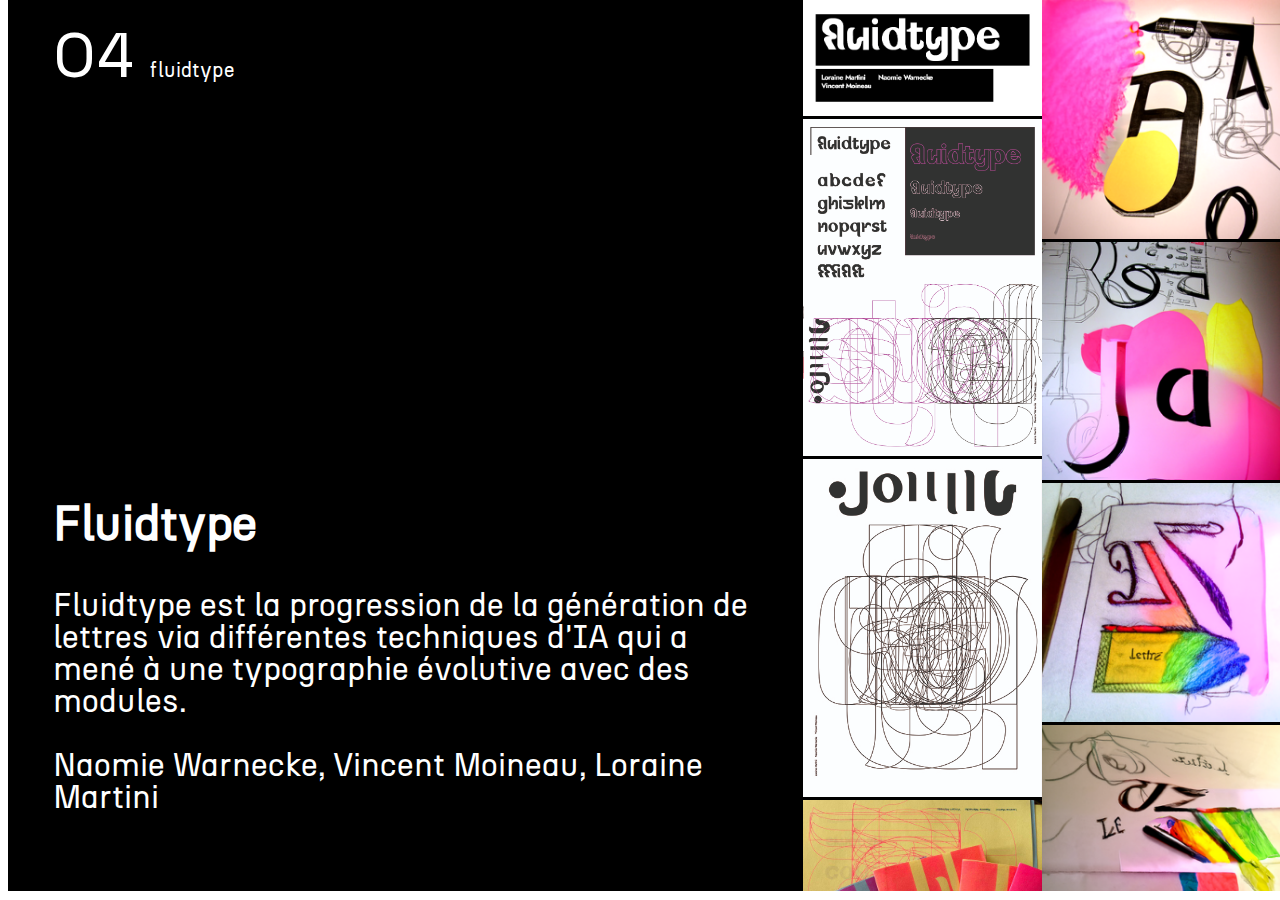
<file: fluidtype.html>
<!DOCTYPE html>
<html>
  <head>
    <meta charset="UTF-8" />
    <title>title</title>
    <meta http-equiv="Content-Type" content="text/html; charset=utf-8"/>
    <link rel="stylesheet" type="text/css"
          href="style.css"/>

          <script src="https://ajax.googleapis.com/ajax/libs/jquery/2.1.3/jquery.min.js"></script>
          <script src="my.js"></script>

    <style type="text/css">
        body{
    font-family: 'n27regular';
                color:white;}
                img{
  width: 100%;
  height:auto;
}
    </style>
</head>
<body>
<div  class="container">

   <div class="left">  
    <h2>Fluidtype</h2>
    <p> 
      
      Fluidtype est la progression de la génération de lettres via différentes techniques d'IA qui a mené à une typographie évolutive avec des modules. 
        <br><br>
        Naomie Warnecke, Vincent Moineau, Loraine Martini
        </p>
  </div>
    <div id="showhide"class="middle"> 
    <img src="ASSETS/typo/couve.jpg"/>
    <img src="ASSETS/typo/fluidtype1.jpg"/>
    <img src="ASSETS/typo/fluidtypoe3.jpg"/>
    <img src="ASSETS/typo/fluidtype2.jpg"/>
    <img src="ASSETS/typo/IMG_20230313_123351.jpg"/>
  </div>
  <div id="showhideleft" class="right">
    <img src="ASSETS/typo/calligraphy pink and yellow (1) - disco diffusion.png"/>
    <img src="ASSETS/typo/calligraphy pink and yellow (2) - disco diffusion.png"/>
    <img src="ASSETS/typo/draw a _z_ full of colors (2) - disco diffusion.png"/>
    <img src="ASSETS/typo/draw a _z_ full of colors (3) - disco diffusion.png"/>
    <img src="ASSETS/typo/draw a _z_ full of colors - disco diffusion.png"/>
    <img src="ASSETS/typo/drawing a typography 70s_ - disco diffusion.png"/>
  </div>
  <div style="width: 376px; height: 106px; left: 45px; top: 29px; position: absolute"><span style="color: rgb(255, 255, 255); font-size: 64px; font-weight: 400; line-height: 59.48px; word-wrap: break-word">O4</span><span style="color: #ffffff; font-size: 64px; font-weight: 400; line-height: 59.48px; word-wrap: break-word"> </span><span style="color: rgb(255, 255, 255); font-size: 20px;  font-weight: 400; line-height: 18.59px; word-wrap: break-word">fluidtype</span></div>

</div>






<a href="index.html"><div style="width: 200px; height: 106px; left: 45px; top: 29px; position: absolute"></div></a>
</body>
</html>
</file>
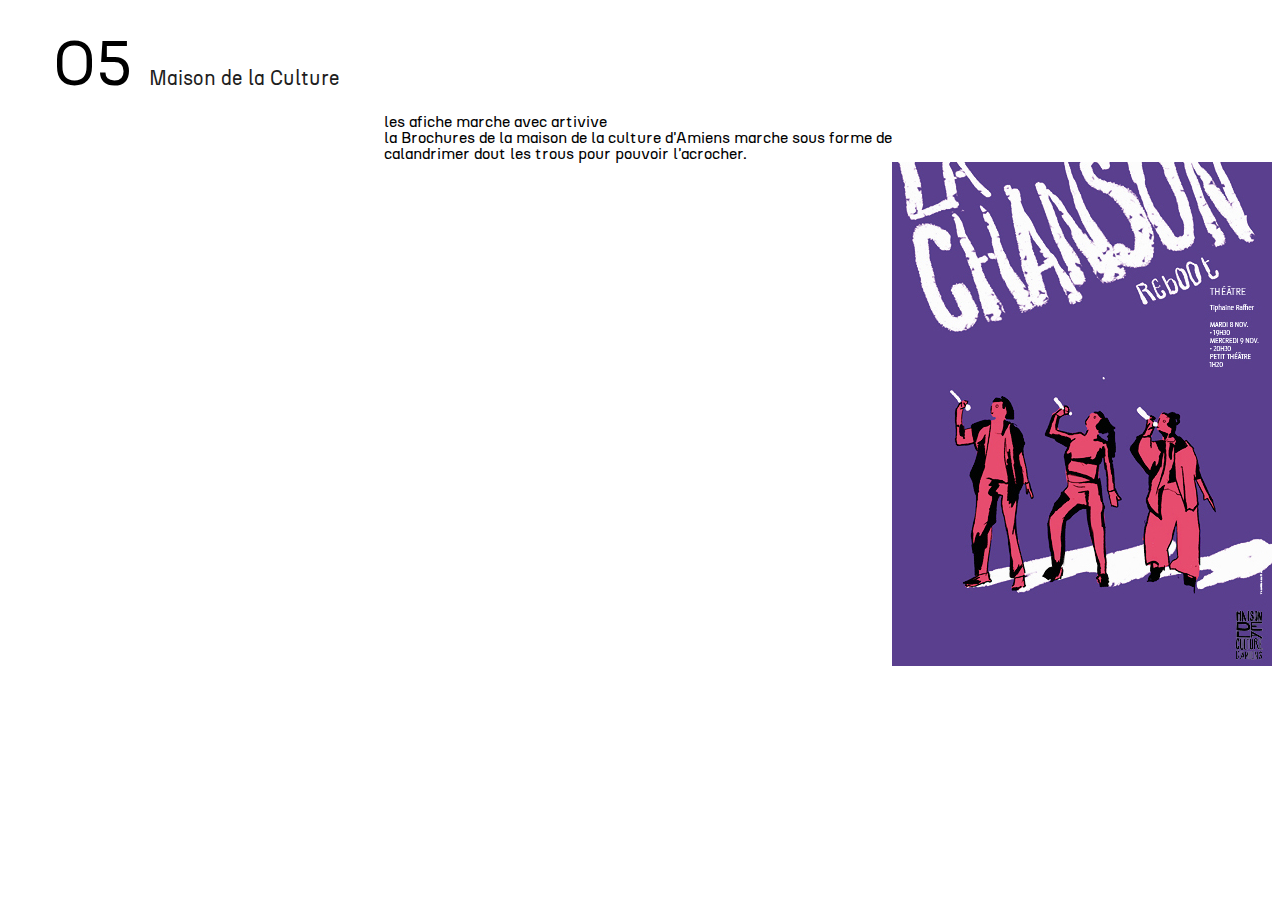
<file: Maison de la culture.html>
<!DOCTYPE html>
<html>
<head>
    <meta charset="UTF-8" />
    <title>title</title>
    <meta http-equiv="Content-Type" content="text/html; charset=utf-8"/>
    <link rel="stylesheet" type="text/css"
          href="style.css"/>
         
          <style type="text/css">
            body{
        font-family: 'n27regular';
                    }
        </style>
</head>
<div style="width: 376px; height: 106px; left: 45px; top: 29px; position: relative"><span style="color: black; font-size: 64px;  font-weight: 400; line-height: 59.48px; word-wrap: break-word">O5</span><span style="color: #1E1E1E; font-size: 64px; font-weight: 400; line-height: 59.48px; word-wrap: break-word"> </span><span style="color: #1E1E1E; font-size: 20px;  font-weight: 400; line-height: 18.59px; word-wrap: break-word">Maison de la Culture</span></div>



<p style="
margin: auto;
top: 500px;
width: 40vw;
">les afiche marche avec artivive
<br >
la Brochures de la maison de la culture d'Amiens marche sous forme de calandrimer dout les trous pour pouvoir l'acrocher.
</p>

<style>
	.slides:hover{	animation: glisse 7s infinite;

	}
	.slider{
		float: right;
		width: 380px;
		overflow: hidden;
		position: relative;
	}
	.slides {
		width:calc(390px*3);
	
	}
	.slide{
		float:Left;
	}

	@keyframes glisse{
0%{
	transform: translateX(O);
}
10%{
	transform: translateX(O);
}
33%{
	transform: translateX(-382px);
}
43%{
	transform: translateX(-382px);
}
66%{
	transform: translateX(-764px);
}

76%{
	transform: translateX(-764px);
}
100%{
	transform: translateX(0);
}

	}

</style>


	<div class="slider">
	<div class="slides">
<slide><img src="ASSETS/MCA/allposter.jpg" /> </slide>
<slide><img src="ASSETS/MCA/allposter2.jpg" /> </slide>
<slide><img src="ASSETS/MCA/allposter3.jpg" /> </slide>
	</div>
	</div>



<a href="index.html"><div style="width: 200px; height: 106px; left: 45px; top: 29px; position: absolute"></div></a>
</div>
</body>
</html>
</file>
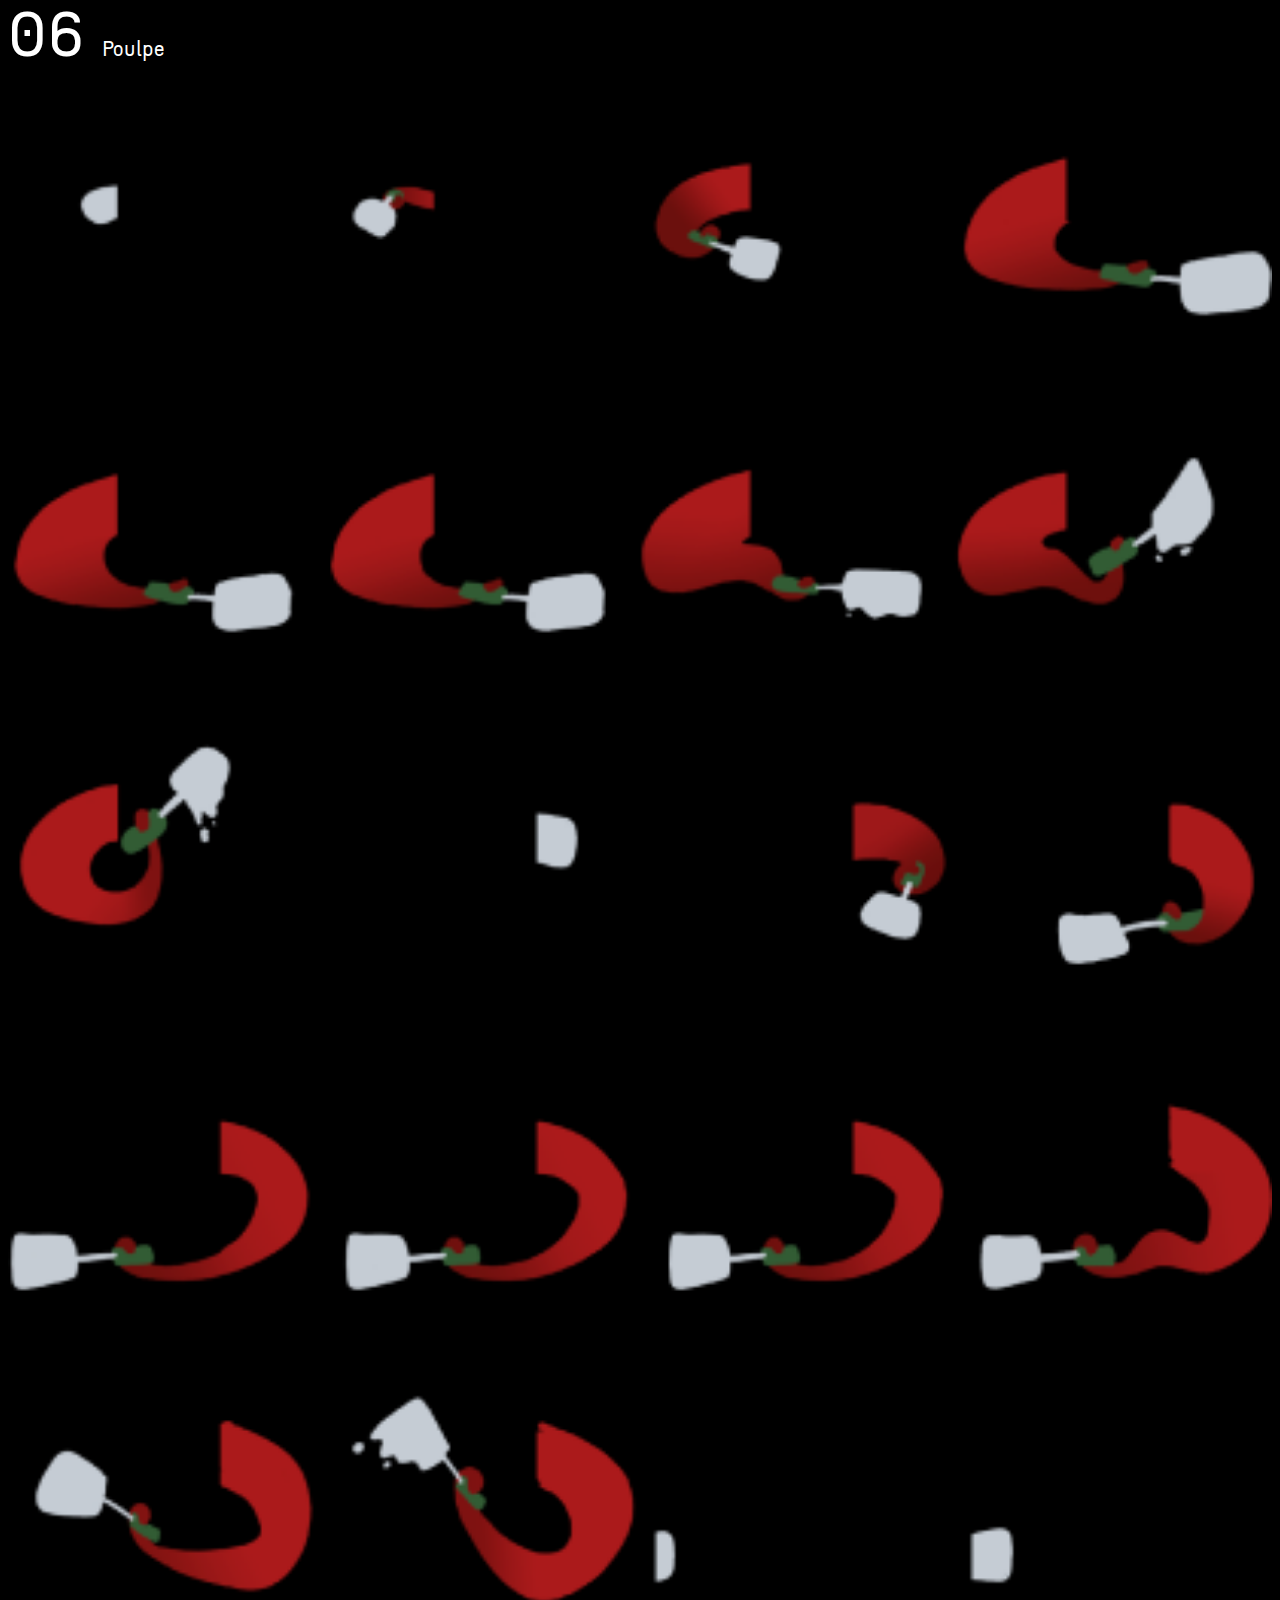
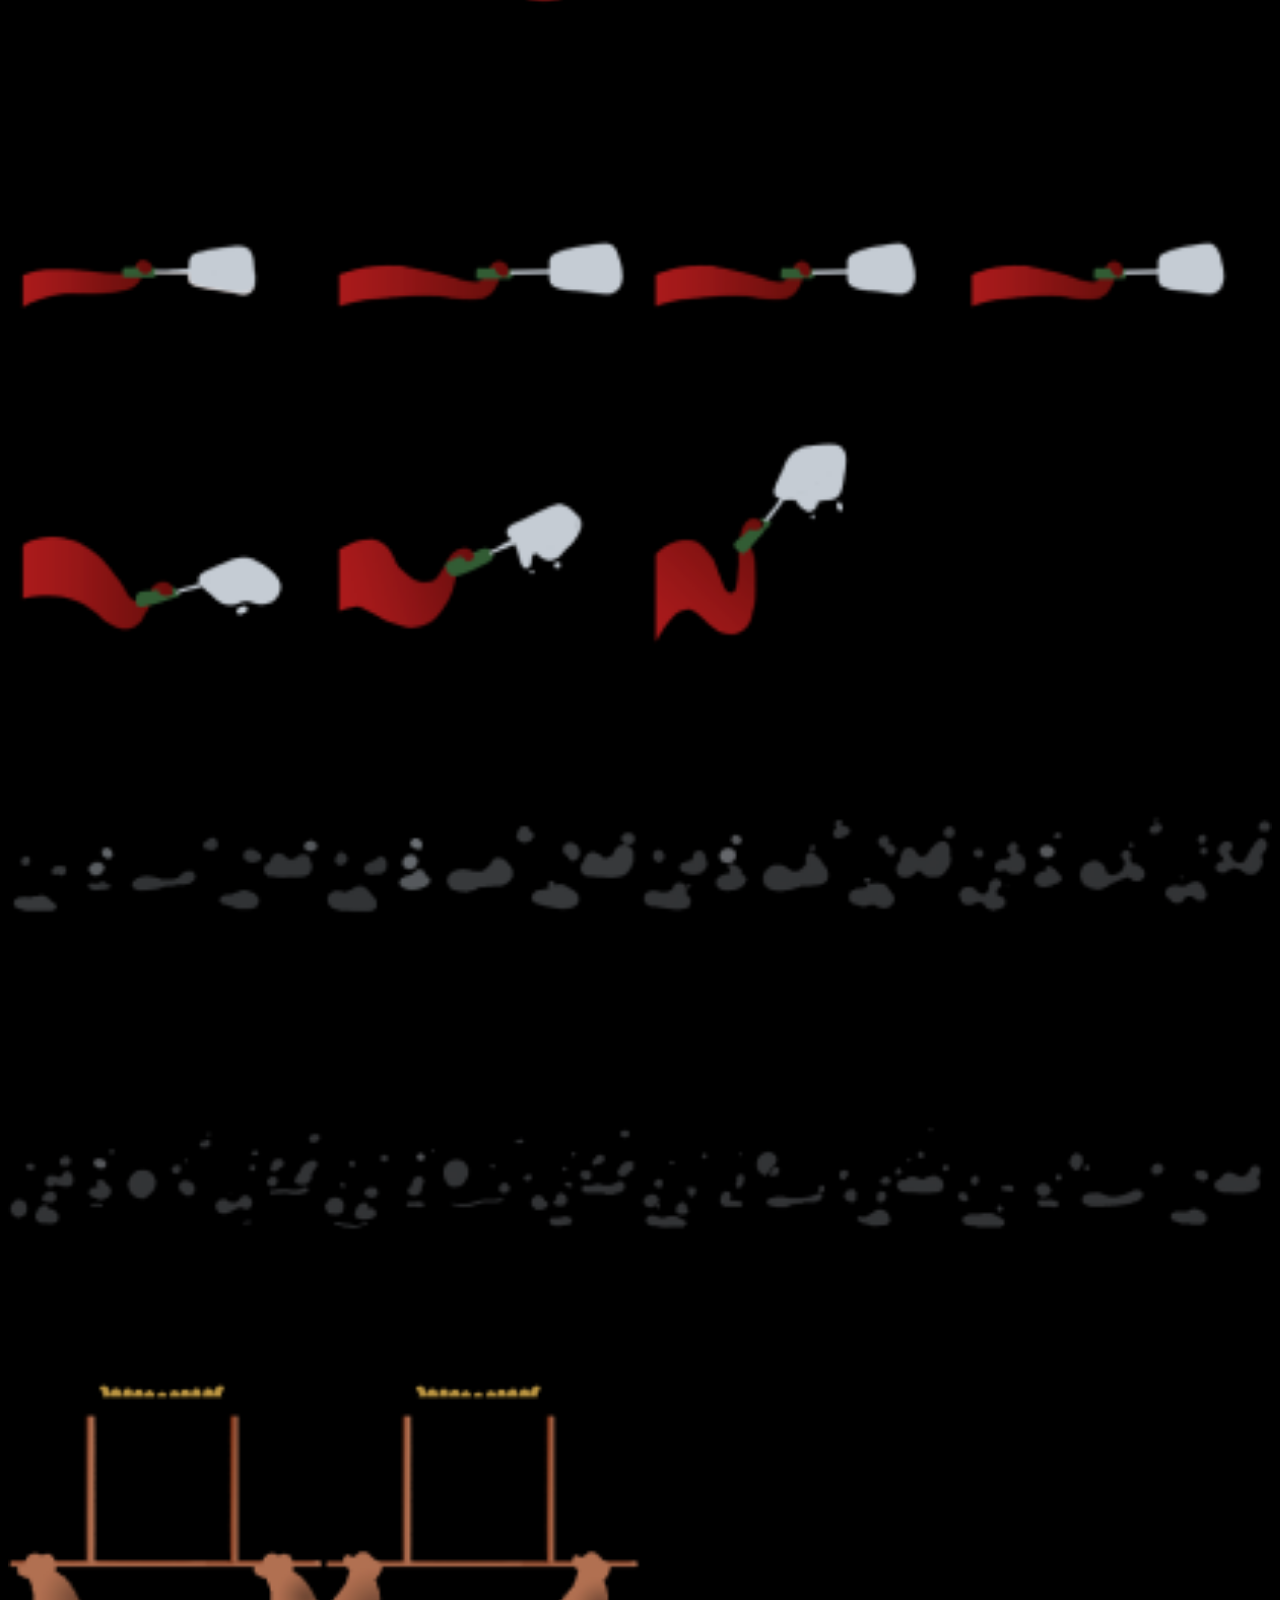
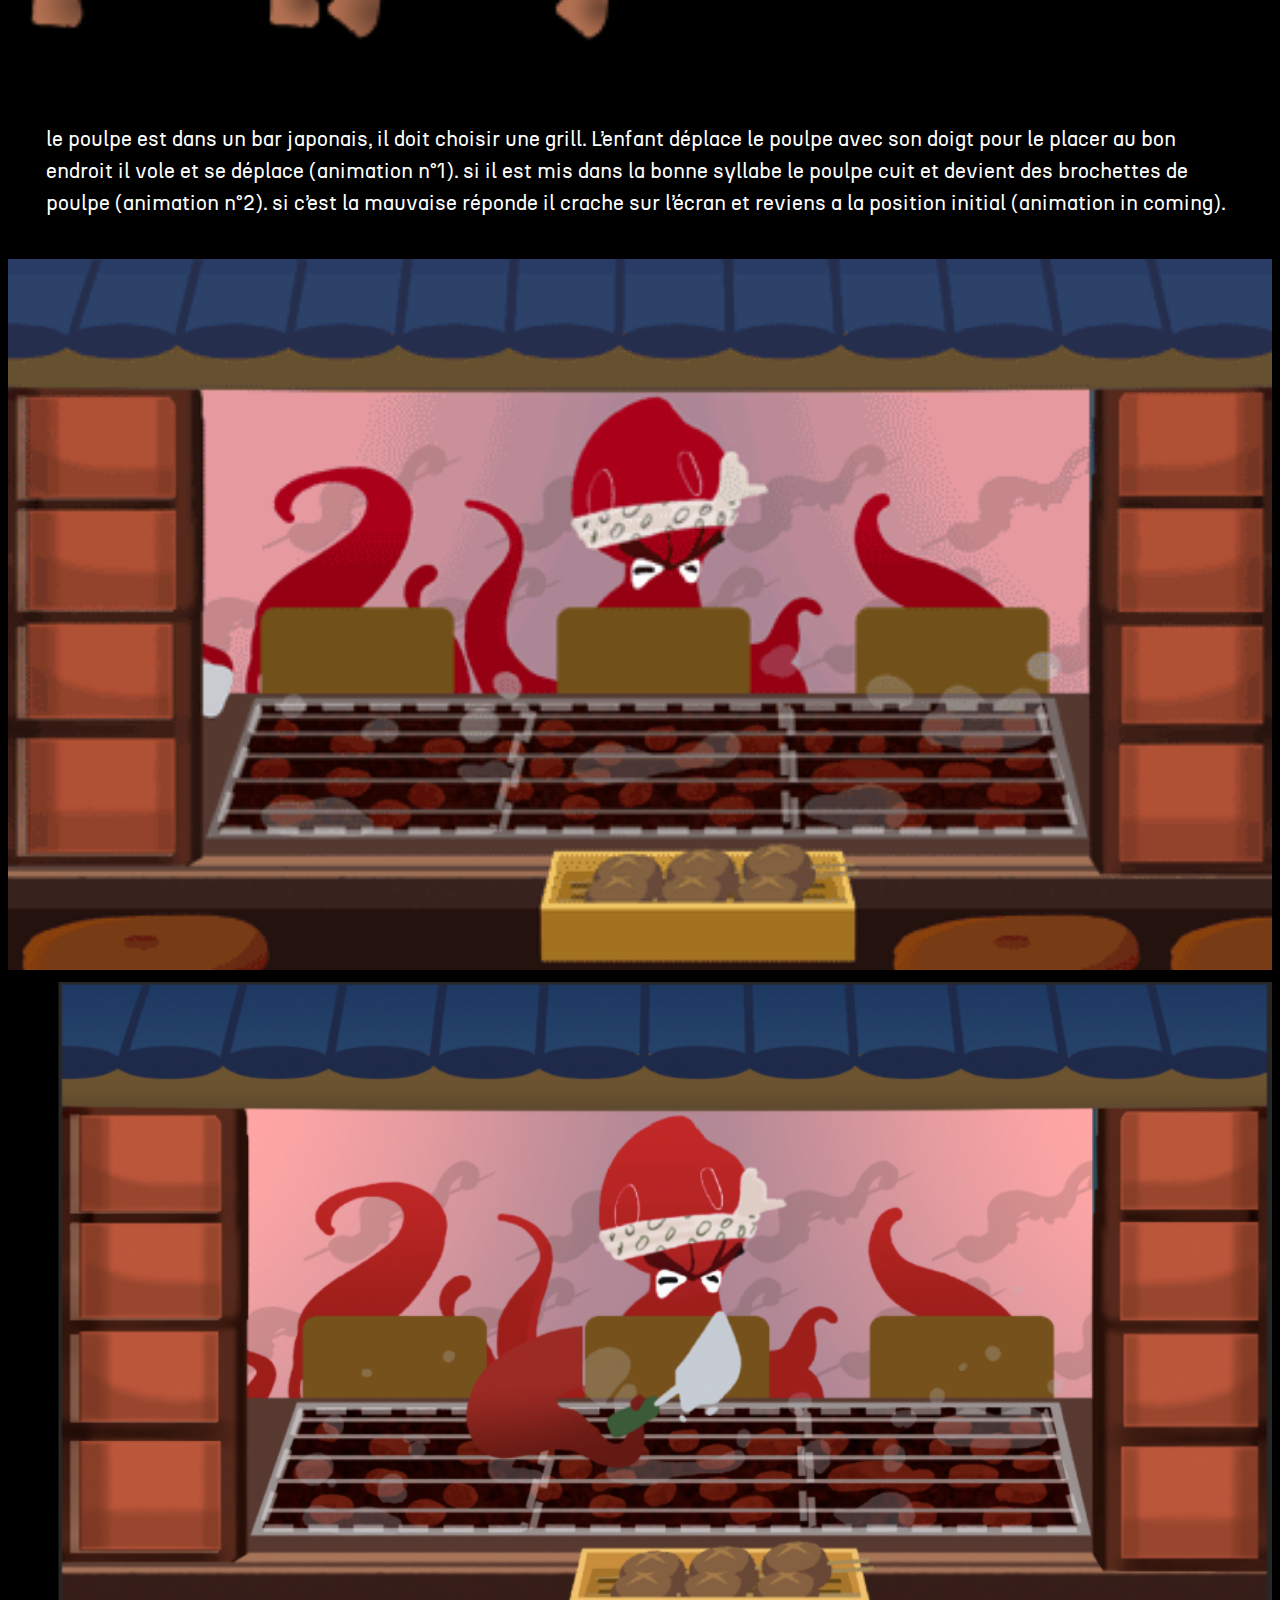
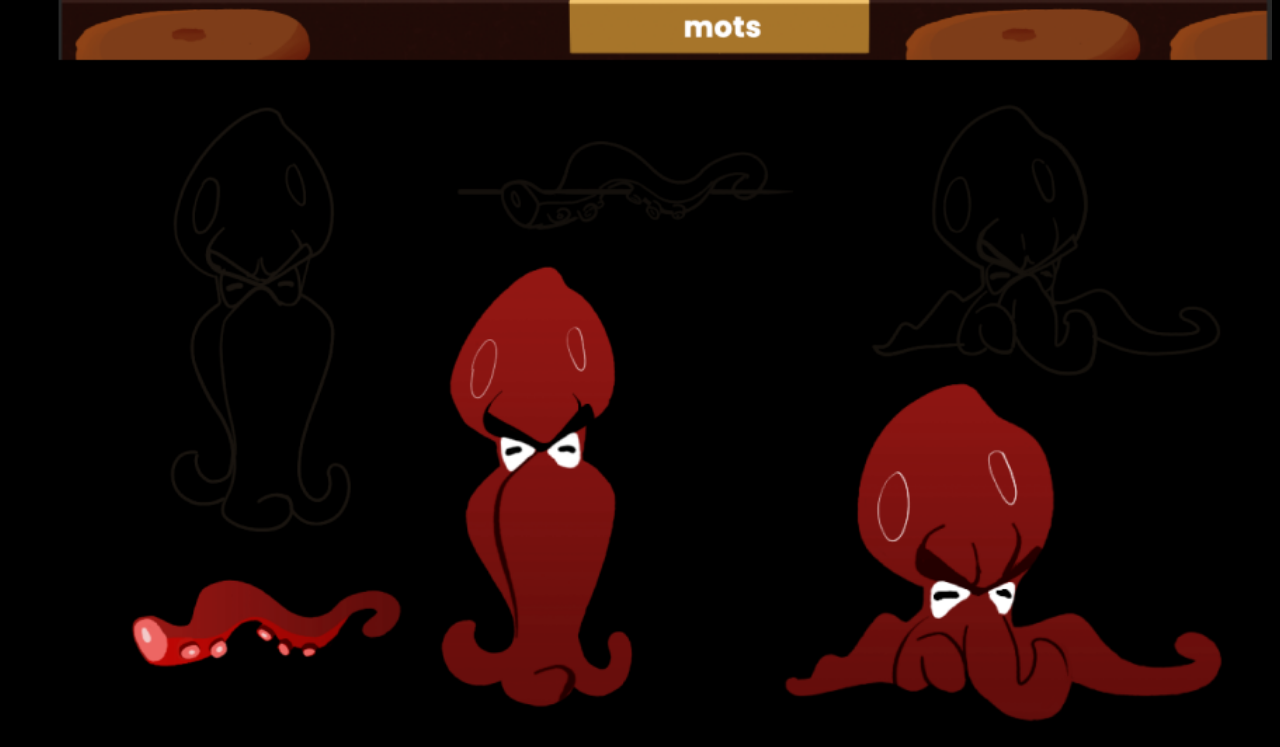
<file: poulpe.html>
<!DOCTYPE html>
<html>
  <head>
    <meta charset="UTF-8" />
    <title>title</title>
    <meta http-equiv="Content-Type" content="text/html; charset=utf-8"/>
    <link rel="stylesheet" type="text/css"
          href="style.css"/>
          <style type="text/css">
            body{
        font-family: 'n27regular';
        font-size: 130%;line-height:1.55;
                    color:white;
                background: #000;}
                img {
width: 100%;
height: auto;
}
        </style>
</head>
<body>
  <a href="game.html"> <div style="width: 376px; height: 106px; left: 45px; top: 29px"><span style="color: rgb(255, 255, 255); font-size: 64px;  font-weight: 400; line-height: 59.48px; word-wrap: break-word">06</span><span style="color: #1E1E1E; font-size: 64px; font-weight: 400; line-height: 59.48px; word-wrap: break-word"> </span><span style="color: #ffffff; font-size: 20px;  font-weight: 400; line-height: 18.59px; word-wrap: break-word">Poulpe</span></div>
  </a>
 <div class="mygame">
  <img src="ASSETS/jeux/sprite sheet tentacule 1.png"/>
  <p class="imggameclass">le poulpe est dans un bar japonais, il doit choisir une grill.
    L’enfant déplace le poulpe avec son doigt pour le placer au bon endroit
    il vole et se déplace (animation n°1).
    si il est mis dans la bonne syllabe le poulpe cuit et devient des brochettes de poulpe (animation n°2).
    si c’est la mauvaise réponde il crache sur l’écran et reviens a la position initial (animation in coming).</p>
<img class="pouk" src="ASSETS/jeux/BrowserPreview_tmp.gif">
 <img class="pouk" src="ASSETS/jeux/Group 2.png">
 </div> 


</body>
</html>
</file>
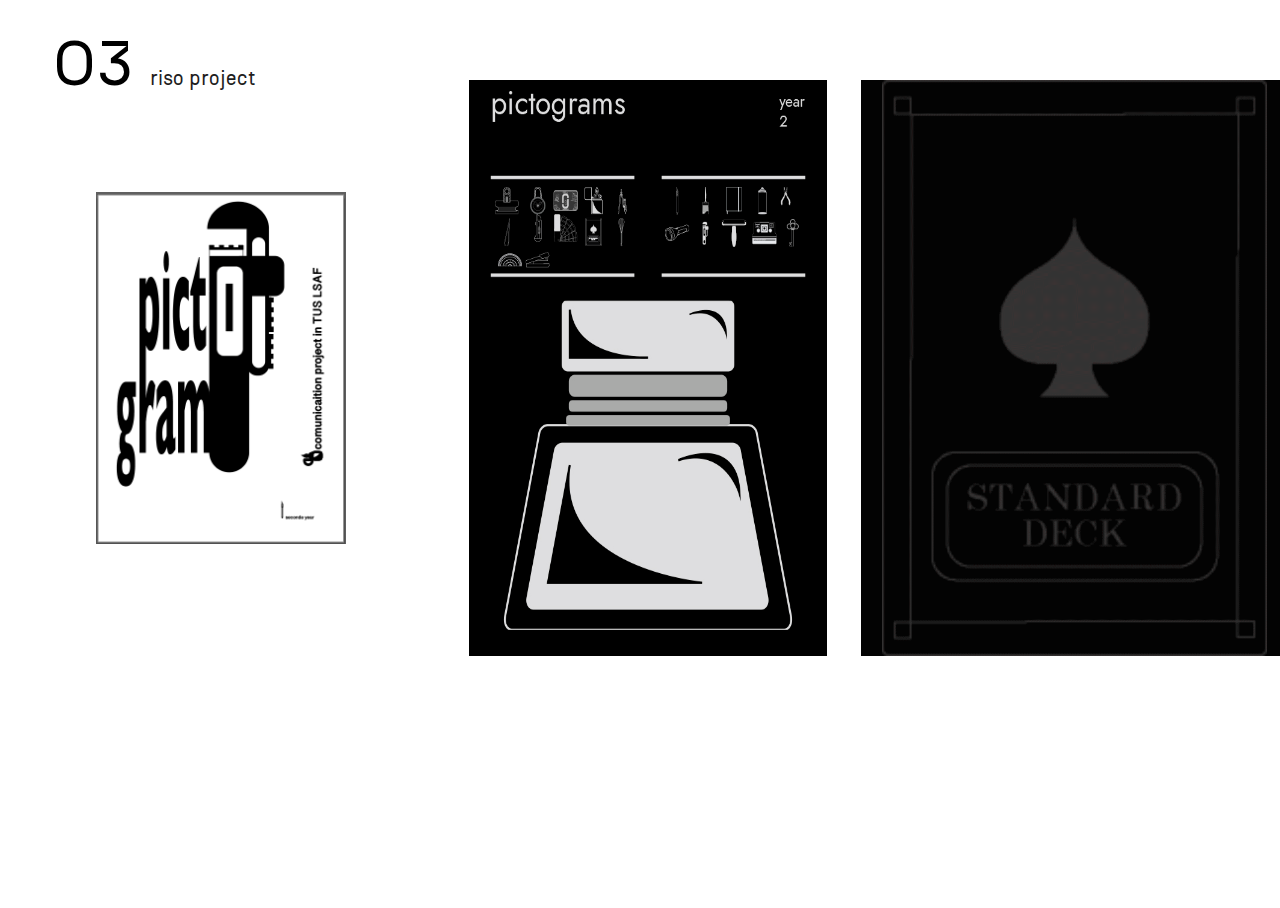
<file: Riso project.html>
<!DOCTYPE html>
<html>
<head>
    <meta charset="UTF-8" />
    <title>title</title>
    <meta http-equiv="Content-Type" content="text/html; charset=utf-8"/>
    <link rel="stylesheet" type="text/css"
          href="style.css"/>
          <script src="java.js"></script>
          <style type="text/css">
            body{
        font-family: 'n27regular';
                    }
        </style>
</head>
<body>
  <div style="width: 100%; height: 100%; position: absolute; background: white">
  
    <div style="width: 376px; height: 106px; left: 45px; top: 29px; position: absolute"><span style="color: black; font-size: 64px;  font-weight: 400; line-height: 59.48px; word-wrap: break-word">O3</span><span style="color: #1E1E1E; font-size: 64px; font-weight: 400; line-height: 59.48px; word-wrap: break-word"> </span><span style="color: #1E1E1E; font-size: 20px;  font-weight: 400; line-height: 18.59px; word-wrap: break-word">riso project</span></div>
    <a href="index.html"><div style="width: 376px; height: 106px; left: 45px; top: 29px; position: absolute"></div></a>

<div class="col3">

  <div id="caroussel">
    <div class="images">
        <img src="ASSETS/Riso Progect/00-RISO1.png" />
        <img src="ASSETS/Riso Progect/00-RISO2.png" />
        <img src="ASSETS/Riso Progect/00-RISO3.png" />
        <img src="ASSETS/Riso Progect/00-RISO4.png" />
        <img src="ASSETS/Riso Progect/00-RISO5.png" />
    </div>
  </div>


  <img style="  display: block;width: 84%;
   margin: auto;

 " src="ASSETS/Riso Progect/Sans titre-2.jpg" />

  <img style="  display: block;width: 100%;
   margin: auto;
    "   src="ASSETS/Riso Progect/Pictograms_Year2/gif picto.gif" />
</div>

  
</div>
</body>
</html>
</file>
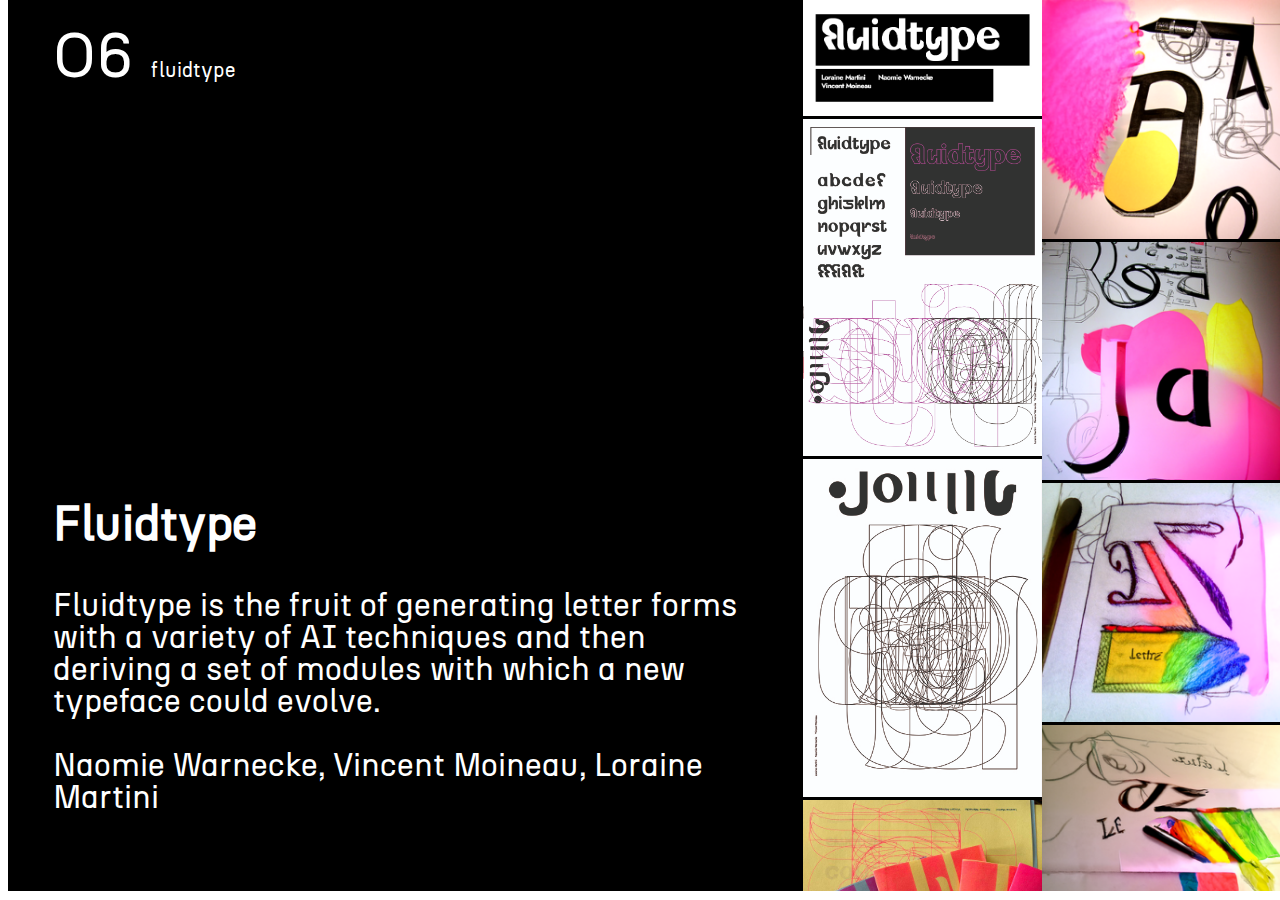
<file: eng/fluidtype.html>
<!DOCTYPE html>
<html>
  <head>
    <meta charset="UTF-8" />
    <title>title</title>
    <meta http-equiv="Content-Type" content="text/html; charset=utf-8"/>
    <link rel="stylesheet" type="text/css"
          href="/style.css"/>

          <script src="https://ajax.googleapis.com/ajax/libs/jquery/2.1.3/jquery.min.js"></script>
          <script src="/my.js"></script>

    <style type="text/css">
        body{
    font-family: 'n27regular';
                color:white;}
    </style>
<style> img{
  width: 100%;
  height:auto;
}
</style>

</head>
<body>


<div  class="container">

   <div class="left">  
    <h2>Fluidtype</h2>
    <p> 
      
      Fluidtype is the fruit of generating letter forms with a variety of AI techniques and then deriving a set of modules with which a new typeface could evolve. 
        <br><br>
        Naomie Warnecke, Vincent Moineau, Loraine Martini
        </p>
  </div>
    <div id="showhide"class="middle"> 
    <img src="/ASSETS/typo/couve.jpg"/>
    <img src="/ASSETS/typo/fluidtype1.jpg"/>
    <img src="/ASSETS/typo/fluidtypoe3.jpg"/>
    <img src="/ASSETS/typo/fluidtype2.jpg"/>
    <img src="/ASSETS/typo/IMG_20230313_123351.jpg"/>
  </div>
  <div id="showhideleft" class="right">
    <img src="/ASSETS/typo/calligraphy pink and yellow (1) - disco diffusion.png"/>
    <img src="/ASSETS/typo/calligraphy pink and yellow (2) - disco diffusion.png"/>
    <img src="/ASSETS/typo/draw a _z_ full of colors (2) - disco diffusion.png"/>
    <img src="/ASSETS/typo/draw a _z_ full of colors (3) - disco diffusion.png"/>
    <img src="/ASSETS/typo/draw a _z_ full of colors - disco diffusion.png"/>
    <img src="/ASSETS/typo/drawing a typography 70s_ - disco diffusion.png"/>
  </div>
  <div style="width: 376px; height: 106px; left: 45px; top: 29px; position: absolute"><span style="color: rgb(255, 255, 255); font-size: 64px; font-weight: 400; line-height: 59.48px; word-wrap: break-word">O6</span><span style="color: #ffffff; font-size: 64px; font-weight: 400; line-height: 59.48px; word-wrap: break-word"> </span><span style="color: rgb(255, 255, 255); font-size: 20px;  font-weight: 400; line-height: 18.59px; word-wrap: break-word">fluidtype</span></div>

</div>






<a href="index.html"><div style="width: 200px; height: 106px; left: 45px; top: 29px; position: absolute"></div></a>
</body>
</html>
</file>
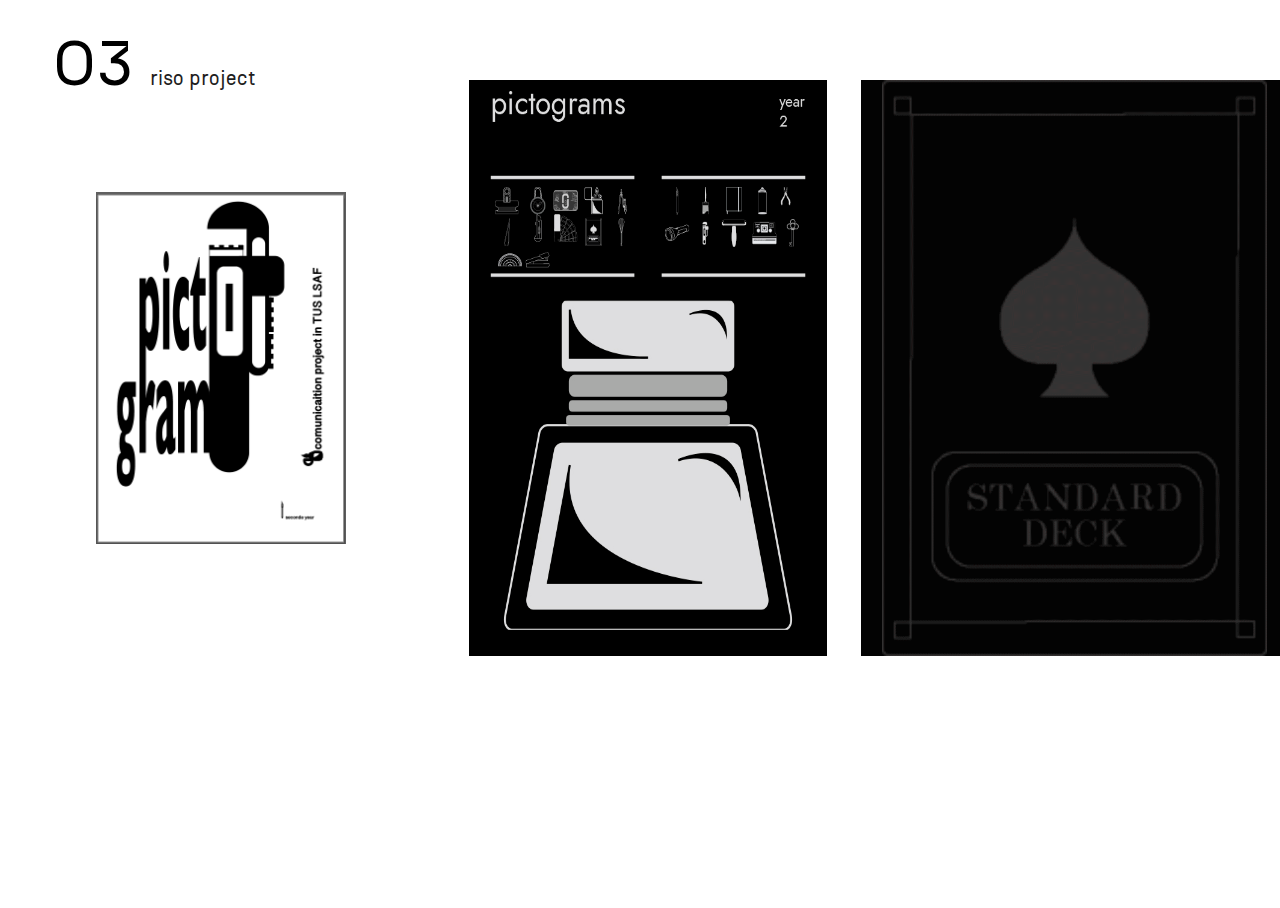
<file: eng/Riso project.html>
<!DOCTYPE html>
<html>
<head>
    <meta charset="UTF-8" />
    <title>title</title>
    <meta http-equiv="Content-Type" content="text/html; charset=utf-8"/>
    <link rel="stylesheet" type="text/css"
          href="/style.css"/>
          <script src="/java.js"></script>
          <style type="text/css">
            body{
        font-family: 'n27regular';
                    }
        </style>
</head>
<body>
  <div style="width: 100%; height: 100%; position: absolute; background: white">
  
    <div style="width: 376px; height: 106px; left: 45px; top: 29px; position: absolute"><span style="color: black; font-size: 64px;  font-weight: 400; line-height: 59.48px; word-wrap: break-word">O3</span><span style="color: #1E1E1E; font-size: 64px; font-weight: 400; line-height: 59.48px; word-wrap: break-word"> </span><span style="color: #1E1E1E; font-size: 20px;  font-weight: 400; line-height: 18.59px; word-wrap: break-word">riso project</span></div>
    <a href="index.html"><div style="width: 376px; height: 106px; left: 45px; top: 29px; position: absolute"></div></a>

<div class="col3">

  <div id="caroussel">
    <div class="images">
        <img src="/ASSETS/Riso Progect/00-RISO1.png" />
        <img src="/ASSETS/Riso Progect/00-RISO2.png" />
        <img src="/ASSETS/Riso Progect/00-RISO3.png" />
        <img src="/ASSETS/Riso Progect/00-RISO4.png" />
        <img src="/ASSETS/Riso Progect/00-RISO5.png" />
    </div>
  </div>


  <img style="  display: block;width: 84%;
   margin: auto;

 " src="/ASSETS/Riso Progect/Sans titre-2.jpg" />

  <img style="  display: block;width: 100%;
   margin: auto;
    "   src="/ASSETS/Riso Progect/Pictograms_Year2/gif picto.gif" />
</div>

  
</div>
</body>
</html>
</file>
<file: style.css>
footer {
  position:absolute;
  bottom: 0;
  left: 0;
  width: 100%;
}
/*Recode*/
.box{  width: 500px;
  height: 400px;
  margin: auto;
  border: 1px solid;
  padding: 2px 5px;
  overflow: scroll;
}
#slider{
  position: relative;
  margin: auto;
}
.wrapper {
  display: grid;
  font-size: 30px;
  grid-template:50% 20%/60% 40%;
  grid-gap: 10px;}
  .one {
    grid-column: 1 / 3;
    grid-row: 1;
  }
  .two {
    grid-column: 2 / 4;
    grid-row: 1 / 3;
  }
.name{width: 100%; height: 92px; left: 90px; top: 40px; position: absolute; color: black; font-size: calc(1em + 2.05vh); font-weight: 700; line-height: 29.74px; word-wrap: break-word}
.frang{width: 158px; height: 90px; left: 476px; top: 42px; position: absolute}
.colindex{
  display: grid;
  grid-template: 400px/ 20% 30% 18% 32%;
  margin: 40px;
  margin-top:22vmin;}
.select{
width: 100%; left: 51px; top: 190px; position: relative; color: black; font-size: 15vw; font-weight: 700; line-height: 15vw; word-wrap: break-word;}
.info{
  width: 50vw; height: 113px; left: 43vw; top: 43px; position: absolute; color: black; font-size: 28px; font-weight: 700; line-height: 26.02px; word-wrap: break-word}
::selection {
    background: #DCFA00;
    border-radius: 50%;
    color: #000000;
  }
.number{
  font-size: 64px;  
  font-weight: 400; 
  line-height: 59.48px; 
  word-wrap: break-word;
}
.index1{
  position: relative;
margin: 5%;
  font-size: 20px; 
  line-height: 18.59px; 
}
.ligne1{
  align-items: end;
  width: 0px;
  left: 100%;
  top: 0;
  height: 100%;
  border: 1px black solid;
  position: absolute;
}

.ligne{
  width: 90%; 
  height: 0px;  
  border: 1px black solid; 
  margin: auto;
}
.lineIF{
  align-items: end;
  width:15%;
  left: 30%;
  height: 0px;
  border: 3px #DCFA00 solid;
  position: absolute;
}
a{
  text-decoration: none;
  color: #000;
  transition: font-weight .2s ease-in-out;
  font-weight: 200; }

.be-bold {
    font-weight: 1200;
  font-size:400px ;
color: #DCFA00;}
  
  a:hover{color: #DCFA00;
      font-weight: 900;
      transition-duration:0,5s;}

      .center{
          display: block;
          margin-left: auto;
          margin-right: auto;
          margin-top: 2cm;
          width: 20%;
        }
.left {
  overflow-y: scroll;
  margin: 45px;
  font-size: 2em;
  margin-top:auto;
}
.right{
  position: relative;
  overflow-y: scroll;
}


.middle{
 overflow-y: scroll;
  width:100%;
}
img{
  height: 100%
}
.gif{
 position: absolute;
 left: 50%;
 display: none;
}
.gif2{
position: absolute;
left: 50%;
}


/*fluid type*/
.container {
  display: grid;
  grid-template: 1fr /62.5% 18.75% 18.75%;
 height:99%;
 overflow-y: scroll;
position: absolute;
top: 0%;
column-rule: 1px solid rgb(75, 70, 74);
background: #000;
color :white;

}
.mynewclass{
  display: grid;
  grid-template: 1fr /45% 36.25% 18.75%;
 height:100%;
 overflow-y: scroll;
position: absolute;
}
.mynewlefclass{
  display: grid;
  grid-template: 1fr /45%  18.75% 36.25%;
 height:100%;
 overflow-y: scroll;
position: absolute;
}
/*game*/
.game{
display: grid;
grid-template:1fr/50% 50%;
 overflow-x: scroll;
 position:absolute;
 top: 0px;
}
.mygame{
  display: grid;
  grid-template-columns:30% 15% 55% ;
}
.imggameclass{
margin: 3%; 
}

.colum {
    position: relative;
    text-align: center;
    cursor: pointer;
    width:33,33vw;
    height: 70vh;
    top: 20vh;
  }

html{
  overflow-x: hidden;
  box-sizing: border-box
}
#process-imgs {
  min-width: 10vw;
 margin: 10px;
  background-color: black;

}


#project {
  position: fixed;
  top:-20px;
  right: 0;
  width: 50%;
  height: 100%;
  display: block;
  background-color: #ffffff;
  overflow-x: hidden;
  z-index: 2;
  transition:
  width 2s,transform 2s;
  
}
.gridwall{
  display: grid;
  grid-template: 10% 10% 10%/30% 70;
position: absolute;
}
.imagefix{
position: absolute;
margin:5% ;
margin-right: 30%;
}

.split{
 background: #082516;
 display: grid;
 grid-template-columns: 3fr 1fr;
 
}

.col3{
  display: grid;
  grid-template-columns: 1fr 1fr 1fr;
  margin-top:8vmin;

}

.images {
    display: flex;
    height: 100%;
}

#caroussel {
  display: block;
  width: 250px;
  overflow: auto;
  align-self: center;
  height: 352px;
  margin: auto;
}
#suivan{    position: relative;
    width: 595px; height: 841px; left: 566px; top: 173px;
    display: flex;
    align-items: center;

}

#precedent, #suivant {
    position: absolute;
    font-size: 40px;  
    top: 300px;  
    color: beige;
    background-color:rgba(0,0,0,0.7);
    cursor: pointer;
    opacity:0;
    transition: opacity 0,3s ease;

}
#precedent{
    left: 0;
}

#suivant{right: 0;
}
#slider:hover #precedent, #slider:hover #suivant{
    opacity:1;
}


    @font-face {
        font-family: 'n27regular';
        src: url('typo/n27-regular-webfont.eot');
        src: url('n27-regular-webfont.eot?#iefix') format('embedded-opentype'),
             url('typo/n27-regular-webfont.woff2') format('woff2'),
             url('typo/n27-regular-webfont.woff') format('woff'),
             url('typo/n27-regular-webfont.ttf') format('truetype');
        font-weight: normal;
        font-style: normal;
    
    }

    .content {
      position: absolute;
      top: 50%;
      left: 50%;
      transform: translate(-50%, -50%);
      height: 160px;
      overflow:hidden;
      
      font-family: 'Lato', sans-serif;
      font-size: 35px;
      line-height: 40px;
      color: #ecf0f1;
    }
.pouk{
margin-top:-100px;
}
  
  @media screen and (max-width: 1280px) {
    .colindex{
      display: flow-root;
      position: relative;
     margin-top: 40vmin;
    }
    .pouk{margin-top: 1px;}
    .ligne1{
      position: fixed!important;
 }
 .mygame{
  display: block;
 
   } 
.game{top: 120px;
  display: block;
}
/*Recode*/
.wrapper{display: grid;
  font-size: 30px;
  grid-template: 1fr/1fr;
  grid-gap: 30px;}
.select{width: 110%;
font-size: 18vw;
left: 10px;}
    .info{
      display: flex;
      align-items: center;
      width: 90%;
  top: 140px;
  left: 51px;
  position: relative;
    }

    .index1 {
  position: relative;
  margin: 5%;
  font-size: 51px;
  line-height: 51.6px;
}
    .frang{width: 158px; height: 90px;left: 703px;; top: 74px; position: absolute}
  }
    &__container {
        font-weight: 600;
        overflow: hidden;
        height: 40px;
        padding: 0 40px;
    
        &:before {
          content: '[';
          left: 0;
        }
    
        &:after {
          content: ']';
          position: absolute;
          right: 0;
        }
    
        &:after, &:before {
          position: absolute;
          top: 0;
          
          color: #16a085;
          font-size: 42px;
          line-height: 40px;
          
          -webkit-animation-name: opacity;
          -webkit-animation-duration: 2s;
          -webkit-animation-iteration-count: infinite;
          animation-name: opacity;
          animation-duration: 2s;
          animation-iteration-count: infinite;
        }
    
        &__text {
          display: inline;
          float: left;
          margin: 0;
        }
    
        &__list {
          margin-top: 0;
          padding-left: 110px;
          text-align: left;
          list-style: none;
          
          -webkit-animation-name: change;
          -webkit-animation-duration: 10s;
          -webkit-animation-iteration-count: infinite;
          animation-name: change;
          animation-duration: 10s;
          animation-iteration-count: infinite;
    
          &__item {
            line-height:40px;
            margin:0;
          }
        }
      }
</file>
